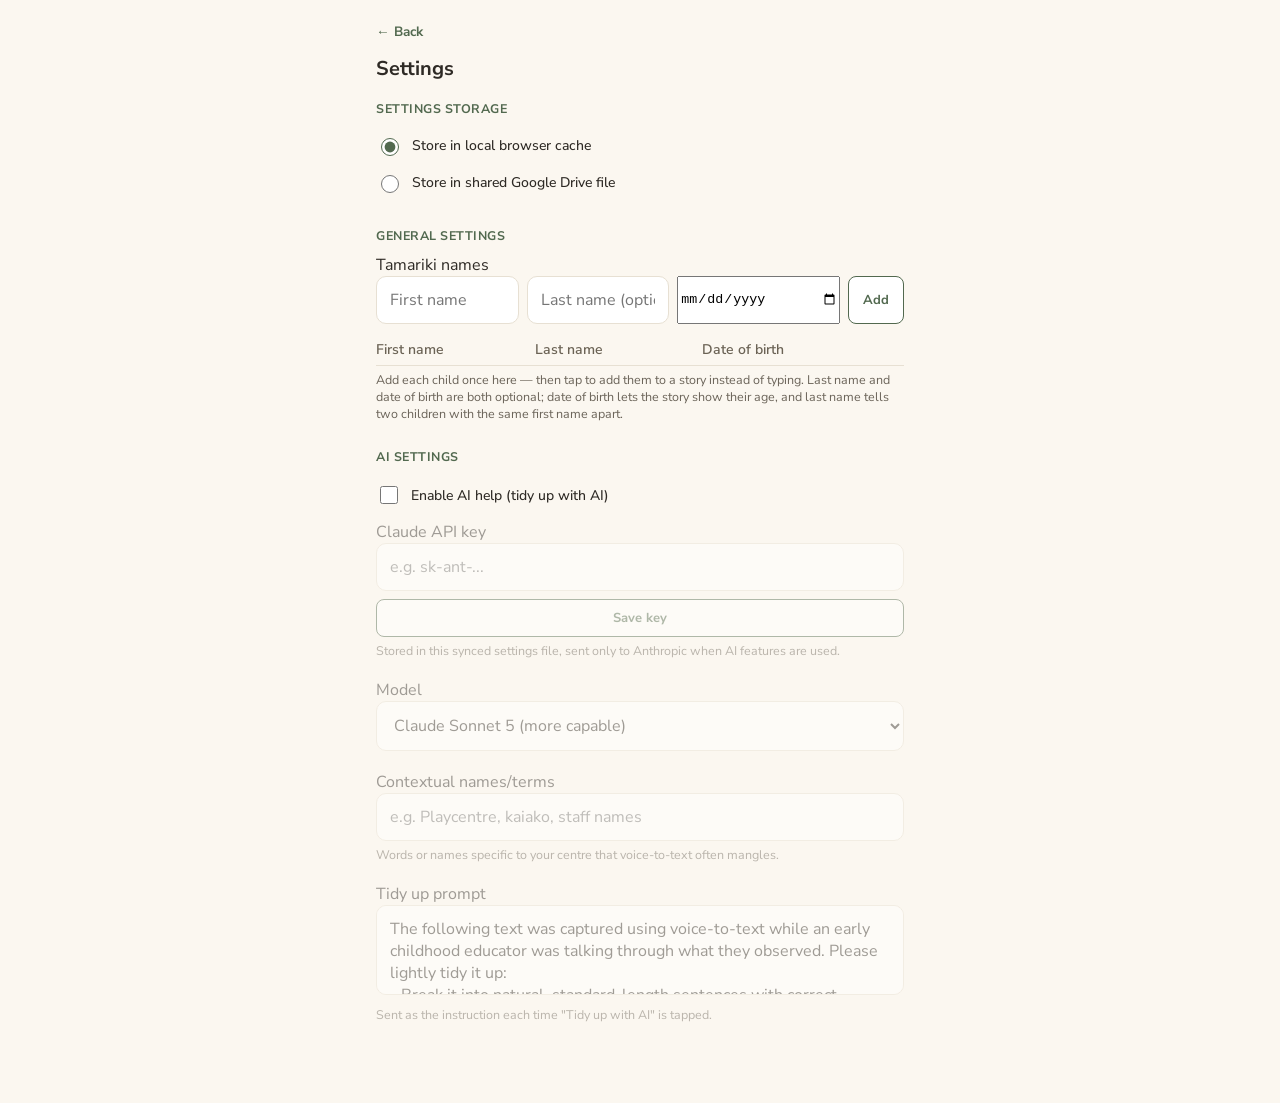
<file: settings.html>
<!DOCTYPE html>
<html lang="en">
<head>
<meta charset="UTF-8">
<meta name="viewport" content="width=device-width, initial-scale=1.0">
<title>Settings — Kōrero</title>
<link href="https://fonts.googleapis.com/css2?family=Baloo+2:wght@600;700&family=Nunito+Sans:ital,wght@0,400;0,600;0,700;1,400&display=swap" rel="stylesheet">
<link rel="stylesheet" href="style.css">
<script src="https://accounts.google.com/gsi/client"></script>
<script src="https://apis.google.com/js/api.js"></script>
<style>
  .settings-group-label {
    font-size: 12.5px; font-weight: 700; letter-spacing: .04em; text-transform: uppercase;
    color: var(--sage-dark); margin: 26px 0 10px;
  }
  .settings-group-label:first-of-type { margin-top: 18px; }
  .settings-subgroup-label {
    font-size: 11.5px; font-weight: 700; letter-spacing: .02em; text-transform: uppercase;
    color: var(--ink-soft); margin: 4px 0 8px;
  }

  .radio-label, .toggle-label {
    display: flex; align-items: center; gap: 10px; cursor: pointer;
    text-transform: none; letter-spacing: 0; font-weight: 500; color: var(--ink);
    font-size: 14px; padding: 8px 0;
  }
  .radio-label input, .toggle-label input { width: 18px; height: 18px; accent-color: var(--sage-dark); flex-shrink: 0; }

  .shared-panel {
    margin-top: 10px; padding: 14px; background: var(--card);
    border: 1px solid var(--line); border-radius: var(--radius);
  }
  .lockable.disabled { opacity: 0.45; pointer-events: none; }
  #ai-sub-settings.disabled { opacity: 0.45; pointer-events: none; }
  .lock-msg {
    font-size: 12.5px; color: var(--ink-soft); margin: 0 0 10px;
    background: #F1EDE3; padding: 8px 10px; border-radius: 8px;
  }

  textarea { min-height: 90px; resize: none; }

  .row-2 { display: flex; gap: 8px; }
  .row-2 > * { flex: 1; }

  .file-pill {
    display: inline-flex; align-items: center; gap: 8px;
    background: #E9EFE6; color: var(--sage-dark); font-weight: 700; font-size: 13px;
    padding: 7px 8px 7px 12px; border-radius: 16px; margin-top: 8px;
  }
  .file-pill button { border: none; background: none; padding: 2px 4px; font-size: 14px; color: var(--sage-dark); }
  .file-pill button:disabled { opacity: 0.45; cursor: not-allowed; }

  .dirty-banner {
    margin-top: 14px; font-size: 13px; color: #854F0B; background: #FAEEDA;
    padding: 8px 12px; border-radius: 8px; display: none;
    align-items: center; justify-content: space-between; gap: 10px;
  }
</style>
</head>
<body>

<a href="index.html" class="back-link">← Back</a>
<h1>Settings</h1>

<div class="settings-group-label">Settings storage</div>
<label class="radio-label">
  <input type="radio" name="storage-loc" value="local" id="loc-local" checked>
  <span>Store in local browser cache</span>
</label>
<label class="radio-label">
  <input type="radio" name="storage-loc" value="shared" id="loc-shared">
  <span>Store in shared Google Drive file</span>
</label>

<div class="shared-panel" id="shared-panel" style="display:none;">
  <div class="settings-subgroup-label">Shared settings</div>

  <button id="signin-btn" class="secondary-btn full-width-btn">Sign in with Google</button>
  <div class="hint" id="signin-status">Not signed in</div>

  <div class="row-2" style="margin-top: 14px;">
    <button id="create-file-btn" class="secondary-btn">Create shared file</button>
    <button id="choose-file-btn" class="secondary-btn">Choose existing</button>
  </div>
  <div id="file-pill-wrap" style="display:none;">
    <span class="file-pill">
      <span id="file-pill-name">centre-settings.xlsx</span>
      <button id="unpick-file-btn" aria-label="Disconnect file">×</button>
    </span>
  </div>

  <div class="lockable row-2" id="pull-push-row" style="margin-top: 14px;">
    <div>
      <button id="pull-btn" class="secondary-btn full-width-btn">Pull</button>
      <div class="hint" id="pull-status">Never pulled</div>
    </div>
    <div>
      <button id="push-btn" class="secondary-btn full-width-btn">Push</button>
      <div class="hint" id="push-status">Never pushed</div>
    </div>
  </div>
</div>

<div class="dirty-banner" id="dirty-banner">
  <span>Unsaved changes</span>
  <span style="display:flex; gap:8px; flex-shrink:0;">
    <button type="button" id="revert-shortcut-btn" class="secondary-btn" style="padding: 6px 12px;">Revert</button>
    <button type="button" id="save-shortcut-btn" class="secondary-btn" style="padding: 6px 12px;">Save</button>
  </span>
</div>

<div class="settings-group-label">General settings</div>
<div class="lockable" id="general-settings-fields">
  <div class="lock-msg" id="general-lock-msg" style="display:none;">Sign in and choose a file to edit these settings.</div>

  <div class="field">
    <label for="saved-name-first-input">Tamariki names</label>
    <form id="saved-names-form" onsubmit="return false;" style="display: flex; gap: 8px; flex-wrap: wrap;">
      <input type="text" id="saved-name-first-input" placeholder="First name" style="flex: 1 1 120px;">
      <input type="text" id="saved-name-last-input" placeholder="Last name (optional)" style="flex: 1 1 120px;">
      <input type="date" id="saved-name-dob-input" style="flex: 1 1 140px;">
      <button type="button" id="add-saved-name-btn" class="secondary-btn" style="flex-shrink: 0; white-space: nowrap;">Add</button>
    </form>
    <table id="saved-names-table" style="width: 100%; border-collapse: collapse; margin-top: 10px; font-size: 14px;">
      <thead>
        <tr style="border-bottom: 1px solid var(--line);">
          <th style="text-align: left; padding: 6px 8px 6px 0; font-weight: 600; color: #6b6355;">First name</th>
          <th style="text-align: left; padding: 6px 8px; font-weight: 600; color: #6b6355;">Last name</th>
          <th style="text-align: left; padding: 6px 8px; font-weight: 600; color: #6b6355;">Date of birth</th>
          <th style="padding: 6px 0 6px 8px;"></th>
        </tr>
      </thead>
      <tbody id="saved-names-tbody"></tbody>
    </table>
    <div class="hint">Add each child once here — then tap to add them to a story instead of typing. Last name and date of birth are both optional; date of birth lets the story show their age, and last name tells two children with the same first name apart.</div>
  </div>
</div>

<div class="settings-group-label">AI settings</div>
<div class="lockable" id="ai-settings-fields">
  <div class="lock-msg" id="ai-lock-msg" style="display:none;">Sign in and choose a file to edit these settings.</div>

  <label class="toggle-label">
    <input type="checkbox" id="ai-enabled-toggle">
    <span>Enable AI help (tidy up with AI)</span>
  </label>

  <div id="ai-sub-settings" style="margin-top: 6px;">
    <div class="field">
      <label for="api-key-input">Claude API key</label>
      <div id="api-key-empty-state">
        <input type="password" id="api-key-input" placeholder="e.g. sk-ant-...">
        <button type="button" id="save-api-key-btn" class="secondary-btn full-width-btn">Save key</button>
      </div>
      <div id="api-key-saved-state" style="display: none;">
        <span id="api-key-badge" style="display:block; font-family: 'SF Mono', Consolas, monospace; font-size:14px; border:1px solid var(--line); border-radius:10px; padding:10px 12px; background:var(--card);"></span>
        <button type="button" id="remove-api-key-btn" class="secondary-btn full-width-btn">Remove key</button>
      </div>
      <div class="hint">Stored in this synced settings file, sent only to Anthropic when AI features are used.</div>
    </div>

    <div class="field">
      <label for="model-select">Model</label>
      <select id="model-select">
        <option value="claude-sonnet-5">Claude Sonnet 5 (more capable)</option>
        <option value="claude-haiku-4-5-20251001">Claude Haiku 4.5 (faster, cheaper)</option>
      </select>
    </div>

    <div class="field">
      <label for="context-terms-input">Contextual names/terms</label>
      <input type="text" id="context-terms-input" placeholder="e.g. Playcentre, kaiako, staff names">
      <div class="hint">Words or names specific to your centre that voice-to-text often mangles.</div>
    </div>

    <div class="field">
      <label for="tidy-prompt-input">Tidy up prompt</label>
      <textarea id="tidy-prompt-input"></textarea>
      <div class="hint">Sent as the instruction each time "Tidy up with AI" is tapped.</div>
    </div>
  </div>
</div>

<script>
  // ---------------------------------------------------------------
  // Real Google sign-in (drive.file scope), real file creation/picking
  // via the Sheets/Drive/Picker APIs, and real read/write of the shared
  // settings blob (A1 = JSON payload, B1 = revision marker for the
  // conflict check on push).
  // ---------------------------------------------------------------

  // Public identifiers, not secrets — same category as the GitHub Pages URL
  // itself. The API key is restricted to this domain in the Cloud Console.
  const CLIENT_ID = '867218455053-8fqh7k0se65qlpqv5dgde7a493a21e9t.apps.googleusercontent.com';
  const API_KEY = 'AIzaSyBzpVYlaDV8JPSNPZEgwUGpIrHRjEG5vMc';
  const PROJECT_NUMBER = '867218455053';

  const locLocal = document.getElementById('loc-local');
  const locShared = document.getElementById('loc-shared');
  const sharedPanel = document.getElementById('shared-panel');
  const generalFields = document.getElementById('general-settings-fields');
  const aiFields = document.getElementById('ai-settings-fields');
  const generalLockMsg = document.getElementById('general-lock-msg');
  const aiLockMsg = document.getElementById('ai-lock-msg');
  const dirtyBanner = document.getElementById('dirty-banner');
  const pullPushRow = document.getElementById('pull-push-row');
  const pullStatusEl = document.getElementById('pull-status');
  const pushStatusEl = document.getElementById('push-status');
  const signinBtn = document.getElementById('signin-btn');
  const signinStatusEl = document.getElementById('signin-status');
  const filePillWrap = document.getElementById('file-pill-wrap');
  const filePillNameEl = document.getElementById('file-pill-name');
  const createFileBtn = document.getElementById('create-file-btn');
  const chooseFileBtn = document.getElementById('choose-file-btn');
  const unpickFileBtn = document.getElementById('unpick-file-btn');

  // These are genuine settings (which file, when last synced), not session
  // state, so they persist across a refresh the same way everything else in
  // Settings does. The token itself is included here too: reusing a
  // still-valid token needs no network call and no popup, so it's safe to
  // restore automatically — unlike requesting a NEW token, which does need
  // a popup and therefore does need an actual click (see the sign-in
  // button's handler). Only once the stored token has genuinely expired do
  // we ask for a fresh one.
  const SYNC_STATE_KEY = 'korero_test_sync_state';
  function persistSyncState() {
    safeSet(SYNC_STATE_KEY, JSON.stringify({
      storageLocation: locShared.checked ? 'shared' : 'local',
      accessToken: accessToken,
      tokenExpiresAt: tokenExpiresAt,
      fileId: fileConnected ? connectedFileId : '',
      fileName: fileConnected ? filePillNameEl.textContent : '',
      lastKnownRevision: lastKnownRevision,
      lastPulled: pullStatusEl.textContent,
      lastPushed: pushStatusEl.textContent,
      dirty: dirtySinceLastPush
    }));
  }

  let accessToken = null;
  let tokenExpiresAt = null;
  let tokenClient = null;
  let pickerLoaded = false;
  let signedIn = false;
  let fileConnected = false;
  let connectedFileId = null;
  let lastKnownRevision = 0;
  let dirtySinceLastPush = false;

  function updateDirtyBannerVisibility() {
    dirtyBanner.style.display = (dirtySinceLastPush && locShared.checked) ? 'flex' : 'none';
  }

  function refreshLockState() {
    const shared = locShared.checked;
    sharedPanel.style.display = shared ? '' : 'none';
    const canSync = signedIn && fileConnected;
    const unlocked = !shared || canSync;

    pullPushRow.classList.toggle('disabled', !canSync);
    unpickFileBtn.disabled = !signedIn;

    [ [generalFields, generalLockMsg], [aiFields, aiLockMsg] ].forEach(([fieldsEl, msgEl]) => {
      fieldsEl.classList.toggle('disabled', !unlocked);
      msgEl.style.display = (shared && !unlocked) ? '' : 'none';
    });

    updateDirtyBannerVisibility();
  }
  [locLocal, locShared].forEach(r => r.addEventListener('change', () => { refreshLockState(); persistSyncState(); }));

  window.addEventListener('load', () => {
    if (window.gapi) {
      gapi.load('picker', () => { pickerLoaded = true; });
    }
  });

  function describeTokenExpiry() {
    const minsLeft = Math.round((tokenExpiresAt - Date.now()) / 60000);
    return minsLeft > 0 ? `Signed in. Token expires in ~${minsLeft} min.` : 'Signed in.';
  }

  function updateSigninButtonLabel() {
    signinBtn.textContent = signedIn ? 'Sign out' : 'Sign in with Google';
  }

  function ensureTokenClient() {
    if (tokenClient) return tokenClient;
    if (typeof google === 'undefined' || !google.accounts) {
      signinStatusEl.textContent = "Couldn't reach Google's sign-in script — check your connection and try again.";
      return null;
    }
    tokenClient = google.accounts.oauth2.initTokenClient({
      client_id: CLIENT_ID,
      scope: 'https://www.googleapis.com/auth/drive.file',
      callback: (resp) => {
        if (resp.error) {
          signinStatusEl.textContent = 'Sign-in failed: ' + resp.error;
          return;
        }
        accessToken = resp.access_token;
        tokenExpiresAt = Date.now() + resp.expires_in * 1000;
        signedIn = true;
        signinStatusEl.textContent = describeTokenExpiry();
        updateSigninButtonLabel();
        refreshLockState();
        persistSyncState();
      }
    });
    return tokenClient;
  }

  // Local-only sign-out: forgets the token on this device so the fields
  // lock again and a fresh sign-in is needed here. Doesn't revoke the token
  // server-side — for a shared-device settings panel like this there's no
  // real scenario where someone else holds a copy of it to worry about.
  function signOut() {
    accessToken = null;
    tokenExpiresAt = null;
    signedIn = false;
    signinStatusEl.textContent = 'Not signed in.';
    updateSigninButtonLabel();
    refreshLockState();
    persistSyncState();
  }

  signinBtn.addEventListener('click', () => {
    if (signedIn) { signOut(); return; }
    signinStatusEl.textContent = 'Requesting sign-in…';
    const client = ensureTokenClient();
    if (client) client.requestAccessToken({ prompt: accessToken ? '' : 'consent' });
  });

  // NOTE: there's no automatic reauth attempt on page load. Even a "silent"
  // (prompt: '') token request still opens a popup under the hood, and
  // browsers block any popup that isn't triggered by a direct click —
  // a page finishing loading doesn't count as a user gesture. So a fresh
  // token can only be requested from within the button's own click handler
  // above, which IS a genuine gesture. Google typically won't show a real
  // consent screen there if access was already granted previously — it
  // resolves near-instantly — so in practice this is still a single tap,
  // not a repeat of the full sign-in flow.

  // The Picker sometimes calculates its position before it's actually
  // finished laying out, leaving it mispositioned until something else
  // happens to trigger a resize. Forcing one ourselves right after showing
  // it fixes that immediately instead of waiting on an incidental resize.
  function showPicker(picker) {
    picker.setVisible(true);
    setTimeout(() => window.dispatchEvent(new Event('resize')), 50);
  }
  function connectFile(id, name) {
    fileConnected = true;
    connectedFileId = id;
    filePillWrap.style.display = '';
    filePillNameEl.textContent = name;
    createFileBtn.disabled = true;
    chooseFileBtn.disabled = true;
    refreshLockState();
  }

  function clearDirty() {
    dirtySinceLastPush = false;
    updateDirtyBannerVisibility();
  }

  async function sheetsFetch(method, range, body) {
    let url = `https://sheets.googleapis.com/v4/spreadsheets/${connectedFileId}/values/${range}`;
    if (method === 'PUT') url += '?valueInputOption=RAW';
    const res = await fetch(url, {
      method,
      headers: { 'Authorization': 'Bearer ' + accessToken, 'Content-Type': 'application/json' },
      body: body ? JSON.stringify(body) : undefined
    });
    const data = await res.json().catch(() => ({}));
    if (!res.ok) {
      if (res.status === 401) {
        signOut();
        throw new Error('Your session expired — please sign in again.');
      }
      throw new Error(data?.error?.message || `Request failed (${res.status})`);
    }
    return data;
  }

  // Everything that syncs, bundled as one JSON blob in A1. The API key is
  // base64'd — a courtesy against a casual glance at the sheet, not real
  // security (anyone with edit access to the file can decode it just as
  // easily as reading it plain).
  function buildSettingsPayload() {
    const apiKey = getSavedApiKey();
    return {
      savedNames: savedNames,
      aiEnabled: aiEnabledToggle.checked,
      aiModel: modelSelect.value,
      aiContextTerms: contextTermsInput.value,
      aiTidyPrompt: tidyPromptInput.value,
      claudeApiKeyB64: apiKey ? btoa(apiKey) : ''
    };
  }

  function applySettingsPayload(payload) {
    savedNames = (Array.isArray(payload.savedNames) ? payload.savedNames : []).map(normalizeNameEntry);
    sortNames();
    saveSavedNamesLocally();
    renderSavedNamesSettings();

    aiEnabledToggle.checked = !!payload.aiEnabled;
    safeSet(AI_ENABLED_KEY, aiEnabledToggle.checked ? 'true' : 'false');
    modelSelect.value = payload.aiModel || 'claude-sonnet-5';
    safeSet(AI_MODEL_KEY, modelSelect.value);
    contextTermsInput.value = payload.aiContextTerms || '';
    safeSet(AI_CONTEXT_TERMS_KEY, contextTermsInput.value);
    tidyPromptInput.value = payload.aiTidyPrompt || DEFAULT_TIDY_PROMPT;
    safeSet(AI_PROMPT_KEY, tidyPromptInput.value);
    updateAiSubSettingsVisibility();

    try {
      if (payload.claudeApiKeyB64) safeSet(API_KEY_STORAGE_KEY, atob(payload.claudeApiKeyB64));
      else localStorage.removeItem(API_KEY_STORAGE_KEY);
    } catch (e) { /* malformed key or storage unavailable — leave whatever's already there */ }
    renderApiKeyStatus();
  }

  async function pushToFile(expectedRevision) {
    const newRevision = expectedRevision + 1;
    await sheetsFetch('PUT', 'A1:B1', { values: [[ JSON.stringify(buildSettingsPayload()), String(newRevision) ]] });
    lastKnownRevision = newRevision;
  }

  async function pullFromFile() {
    const data = await sheetsFetch('GET', 'A1:B1');
    const rawJson = data.values?.[0]?.[0];
    const rawRevision = data.values?.[0]?.[1];
    if (!rawJson) throw new Error("This file doesn't have any shared settings in it yet.");
    let payload;
    try { payload = JSON.parse(rawJson); }
    catch (e) { throw new Error("The file's content doesn't look like valid settings data."); }
    applySettingsPayload(payload);
    lastKnownRevision = parseInt(rawRevision, 10) || 0;
  }

  async function doPush() {
    if (!accessToken || !fileConnected) { alert('Sign in and choose a file first.'); return; }
    const prevText = pushStatusEl.textContent;
    pushStatusEl.textContent = 'Pushing…';
    try {
      const b1Data = await sheetsFetch('GET', 'B1');
      const sharedRevision = parseInt(b1Data.values?.[0]?.[0], 10) || 0;
      if (sharedRevision !== lastKnownRevision) {
        const overwrite = confirm('Shared settings have changed since you last synced. Overwrite anyway? (Cancel to pull the latest first instead.)');
        if (!overwrite) { pushStatusEl.textContent = prevText; return; }
      }
      await pushToFile(sharedRevision);
      pushStatusEl.textContent = 'Last pushed: ' + new Date().toLocaleTimeString();
      clearDirty();
      persistSyncState();
    } catch (err) {
      pushStatusEl.textContent = 'Last pushed: failed at ' + new Date().toLocaleTimeString();
      alert("Couldn't push: " + err.message);
    }
  }

  async function pullAndReport() {
    const prevText = pullStatusEl.textContent;
    pullStatusEl.textContent = 'Pulling…';
    try {
      await pullFromFile();
      pullStatusEl.textContent = 'Last pulled: ' + new Date().toLocaleTimeString();
      clearDirty();
      persistSyncState();
    } catch (err) {
      pullStatusEl.textContent = prevText;
      alert("Couldn't pull: " + err.message);
    }
  }

  async function doPull() {
    if (!accessToken || !fileConnected) { alert('Sign in and choose a file first.'); return; }
    if (dirtySinceLastPush && !confirm('You have local changes that haven\'t synced yet. Pulling will overwrite them with what\'s in the shared file — continue?')) {
      return;
    }
    await pullAndReport();
  }

  // Revert (the banner's shortcut) skips the confirm entirely — unlike the
  // standalone Pull button, Revert is only ever shown BECAUSE there are
  // unsaved changes, so clicking it already IS the "yes, discard them"
  // decision. Asking again would just be re-confirming what was just asked.
  async function doRevert() {
    if (!accessToken || !fileConnected) { alert('Sign in and choose a file first.'); return; }
    await pullAndReport();
  }

  async function createSheetInFolder(folderId) {
    createFileBtn.disabled = true;
    createFileBtn.textContent = 'Creating…';
    try {
      const res = await fetch('https://www.googleapis.com/drive/v3/files?fields=id,name', {
        method: 'POST',
        headers: { 'Authorization': 'Bearer ' + accessToken, 'Content-Type': 'application/json' },
        body: JSON.stringify({
          name: 'Kōrero shared settings',
          mimeType: 'application/vnd.google-apps.spreadsheet',
          parents: [folderId]
        })
      });
      const data = await res.json();
      if (!res.ok) throw new Error(data?.error?.message || `Request failed (${res.status})`);

      connectFile(data.id, data.name);
      lastKnownRevision = 0;
      pushStatusEl.textContent = 'Writing initial settings…';
      try {
        await pushToFile(0);
        pushStatusEl.textContent = 'Last pushed: ' + new Date().toLocaleTimeString() + ' (initial)';
        pullStatusEl.textContent = 'Last pulled: ' + new Date().toLocaleTimeString() + ' (in sync — nothing to pull yet)';
        clearDirty();
        persistSyncState();
      } catch (err) {
        pushStatusEl.textContent = 'Last pushed: failed';
        alert('Created the file, but the initial write failed: ' + err.message);
      }
    } catch (err) {
      alert("Couldn't create the sheet: " + err.message);
      createFileBtn.disabled = false;
    } finally {
      createFileBtn.textContent = 'Create shared file';
    }
  }

  createFileBtn.addEventListener('click', () => {
    if (!accessToken) { alert('Sign in first.'); return; }
    if (!pickerLoaded) { alert('Picker library still loading — try again in a second.'); return; }

    const folderView = new google.picker.DocsView(google.picker.ViewId.FOLDERS)
      .setSelectFolderEnabled(true)
      .setIncludeFolders(true);

    const picker = new google.picker.PickerBuilder()
      .addView(folderView)
      .setTitle('Choose where to create the shared settings file')
      .setOAuthToken(accessToken)
      .setDeveloperKey(API_KEY)
      .setAppId(PROJECT_NUMBER)
      .setCallback((data) => {
        if (data.action !== google.picker.Action.PICKED) return;
        createSheetInFolder(data.docs[0].id);
      })
      .build();
    showPicker(picker);
  });

  chooseFileBtn.addEventListener('click', () => {
    if (!accessToken) { alert('Sign in first.'); return; }
    if (!pickerLoaded) { alert('Picker library still loading — try again in a second.'); return; }
    if (dirtySinceLastPush && !confirm('You have local changes that haven\'t synced yet. Choosing an existing file will pull its settings and overwrite them — continue?')) {
      return;
    }

    const view = new google.picker.DocsView(google.picker.ViewId.SPREADSHEETS)
      .setMimeTypes('application/vnd.google-apps.spreadsheet');

    const picker = new google.picker.PickerBuilder()
      .addView(view)
      .setOAuthToken(accessToken)
      .setDeveloperKey(API_KEY)
      .setAppId(PROJECT_NUMBER)
      .setCallback(async (data) => {
        if (data.action !== google.picker.Action.PICKED) return;
        const file = data.docs[0];
        connectFile(file.id, file.name);
        pullStatusEl.textContent = 'Pulling…';
        try {
          await pullFromFile();
          pullStatusEl.textContent = 'Last pulled: ' + new Date().toLocaleTimeString();
          pushStatusEl.textContent = 'Last pushed: ' + new Date().toLocaleTimeString() + ' (in sync — matches what was just pulled)';
          clearDirty();
          persistSyncState();
        } catch (err) {
          pullStatusEl.textContent = 'Last pulled: failed';
          alert("Connected the file, but couldn't read its settings: " + err.message);
        }
      })
      .build();
    showPicker(picker);
  });

  document.getElementById('unpick-file-btn').addEventListener('click', () => {
    fileConnected = false;
    connectedFileId = null;
    lastKnownRevision = 0;
    filePillWrap.style.display = 'none';
    createFileBtn.disabled = false;
    chooseFileBtn.disabled = false;
    pullStatusEl.textContent = 'Never pulled';
    pushStatusEl.textContent = 'Never pushed';
    clearDirty();
    refreshLockState();
    persistSyncState();
  });

  document.getElementById('pull-btn').addEventListener('click', doPull);
  document.getElementById('push-btn').addEventListener('click', doPush);
  document.getElementById('save-shortcut-btn').addEventListener('click', doPush);
  document.getElementById('revert-shortcut-btn').addEventListener('click', doRevert);

  function markDirty() {
    dirtySinceLastPush = true;
    updateDirtyBannerVisibility();
    persistSyncState();
  }

  (function restoreSyncState() {
    let saved = null;
    try { saved = JSON.parse(safeGet(SYNC_STATE_KEY, 'null')); } catch (e) { saved = null; }
    if (saved) {
      if (saved.storageLocation === 'shared') locShared.checked = true; else locLocal.checked = true;

      if (saved.accessToken && saved.tokenExpiresAt && saved.tokenExpiresAt > Date.now()) {
        // Still genuinely valid — reuse it directly, no network call, no
        // popup, nothing for the person to do.
        accessToken = saved.accessToken;
        tokenExpiresAt = saved.tokenExpiresAt;
        signedIn = true;
        signinStatusEl.textContent = describeTokenExpiry();
        updateSigninButtonLabel();
      } else if (saved.accessToken) {
        // We did have a token, but it's actually expired now — this is the
        // one case that genuinely needs a click, since getting a new token
        // means a popup, and popups need a real user gesture.
        signinStatusEl.textContent = 'Your session expired — tap "Sign in with Google" to continue.';
      }

      if (saved.fileId) {
        fileConnected = true;
        connectedFileId = saved.fileId;
        lastKnownRevision = saved.lastKnownRevision || 0;
        filePillWrap.style.display = '';
        filePillNameEl.textContent = saved.fileName;
        createFileBtn.disabled = true;
        chooseFileBtn.disabled = true;
      }
      if (saved.lastPulled) pullStatusEl.textContent = saved.lastPulled;
      if (saved.lastPushed) pushStatusEl.textContent = saved.lastPushed;
      if (saved.dirty) dirtySinceLastPush = true;
    }
  })();

  refreshLockState();

  // ---------------------------------------------------------------
  // Below: tamariki names + AI settings logic, carried over as-is
  // from index.html (same localStorage keys), just wired to also
  // call markDirty() on every change, and nested under the new
  // General settings / AI settings headings.
  // ---------------------------------------------------------------

  function safeGet(key, fallback) {
    try { return localStorage.getItem(key) || fallback; } catch (e) { return fallback; }
  }
  function safeSet(key, val) {
    try { localStorage.setItem(key, val); } catch (e) { /* ignore */ }
  }

  // --- Tamariki names ---
  // Each entry is {firstName, lastName, dob} — dob and lastName are both
  // optional. Entries from before this shape existed were plain strings;
  // normalizeNameEntry() upgrades those to the same shape on the fly, so
  // an existing roster keeps working (just with no age/disambiguation)
  // without needing a one-off migration step.
  const SAVED_NAMES_KEY = 'korero_saved_names';
  function normalizeNameEntry(entry) {
    if (typeof entry === 'string') return { firstName: entry, lastName: '', dob: '' };
    return { firstName: entry.firstName || '', lastName: entry.lastName || '', dob: entry.dob || '' };
  }
  function sortNames() {
    savedNames.sort((a, b) =>
      a.firstName.localeCompare(b.firstName, undefined, { sensitivity: 'base' }) ||
      a.lastName.localeCompare(b.lastName, undefined, { sensitivity: 'base' })
    );
  }
  let savedNames = [];
  let hadOldShapeEntries = false;
  try {
    const rawSavedNames = JSON.parse(safeGet(SAVED_NAMES_KEY, '[]'));
    hadOldShapeEntries = rawSavedNames.some(entry => typeof entry === 'string');
    savedNames = rawSavedNames.map(normalizeNameEntry);
  } catch (e) { savedNames = []; }
  sortNames();
  // If the stored roster had any old-shape (plain string) entries, write the
  // upgraded shape straight back to local storage now — otherwise it only
  // gets upgraded in storage whenever the roster is next edited, which could
  // be a long time (or never) after this code starts normalizing on load.
  if (hadOldShapeEntries) saveSavedNamesLocally();

  const firstNameInput = document.getElementById('saved-name-first-input');
  const lastNameInput = document.getElementById('saved-name-last-input');
  const dobInput = document.getElementById('saved-name-dob-input');
  const addSavedNameBtn = document.getElementById('add-saved-name-btn');
  const savedNamesTbodyEl = document.getElementById('saved-names-tbody');

  function saveSavedNamesLocally() {
    try { localStorage.setItem(SAVED_NAMES_KEY, JSON.stringify(savedNames)); } catch (e) { /* ignore */ }
  }
  function persistSavedNames() {
    saveSavedNamesLocally();
    markDirty();
  }

  function capitalizeName(str) {
    return str.trim().split(/\s+/).map(word =>
      word.split('-').map(part =>
        part.length ? part.charAt(0).toUpperCase() + part.slice(1) : part
      ).join('-')
    ).join(' ');
  }

  // Table cells are real inputs, not plain text — this lets an existing
  // roster (especially one migrated from the old name-only shape) be filled
  // in directly, one field at a time, rather than needing every child
  // removed and re-added from scratch just to add a last name or DOB.
  //
  // Edits save on 'change' (i.e. once a field is actually committed — blur
  // for text, a picked/typed date for the date input) rather than on every
  // keystroke. Deliberately NOT re-sorting or re-rendering the table on
  // every edit, even though editing a first name can change where it
  // belongs alphabetically — doing that mid-edit would shift other rows
  // under the person's cursor while they're still working through the
  // list. The table re-settles into order on the next full render (adding
  // or removing a row, or reloading the page).
  const savedNameFieldStyle = 'width: 100%; box-sizing: border-box; border: 1px solid transparent; border-radius: 6px; padding: 5px 6px; font-size: 14px; font-family: inherit; background: transparent; color: var(--ink);';

  function renderSavedNamesSettings() {
    savedNamesTbodyEl.innerHTML = '';
    savedNames.forEach((entry, i) => {
      const row = document.createElement('tr');
      row.style.borderBottom = '1px solid var(--line)';

      const firstCell = document.createElement('td');
      firstCell.style.padding = '4px 8px 4px 0';
      const firstInput = document.createElement('input');
      firstInput.type = 'text';
      firstInput.value = entry.firstName;
      firstInput.style.cssText = savedNameFieldStyle;
      firstInput.addEventListener('change', () => {
        const value = capitalizeName(firstInput.value);
        if (!value) { firstInput.value = entry.firstName; return; } // first name can't be blanked out
        entry.firstName = value;
        firstInput.value = value;
        persistSavedNames();
      });
      firstCell.appendChild(firstInput);
      row.appendChild(firstCell);

      const lastCell = document.createElement('td');
      lastCell.style.padding = '4px 8px';
      const lastInput = document.createElement('input');
      lastInput.type = 'text';
      lastInput.value = entry.lastName || '';
      lastInput.style.cssText = savedNameFieldStyle;
      lastInput.addEventListener('change', () => {
        const value = capitalizeName(lastInput.value);
        entry.lastName = value;
        lastInput.value = value;
        persistSavedNames();
      });
      lastCell.appendChild(lastInput);
      row.appendChild(lastCell);

      const dobCell = document.createElement('td');
      dobCell.style.padding = '4px 8px';
      const dobField = document.createElement('input');
      dobField.type = 'date';
      dobField.value = entry.dob || '';
      dobField.style.cssText = savedNameFieldStyle;
      dobField.addEventListener('change', () => {
        entry.dob = dobField.value;
        persistSavedNames();
      });
      dobCell.appendChild(dobField);
      row.appendChild(dobCell);

      const removeCell = document.createElement('td');
      removeCell.style.padding = '4px 0 4px 8px';
      removeCell.style.textAlign = 'right';
      const removeBtn = document.createElement('button');
      removeBtn.type = 'button';
      removeBtn.className = 'secondary-btn';
      removeBtn.style.cssText = 'padding: 5px 10px; white-space: nowrap;';
      removeBtn.textContent = 'Remove';
      removeBtn.addEventListener('click', () => {
        savedNames.splice(i, 1);
        persistSavedNames();
        renderSavedNamesSettings();
      });
      removeCell.appendChild(removeBtn);
      row.appendChild(removeCell);

      savedNamesTbodyEl.appendChild(row);
    });
  }
  renderSavedNamesSettings();

  function addSavedNameFromInputs() {
    const firstName = capitalizeName(firstNameInput.value);
    if (!firstName) return;
    const lastName = capitalizeName(lastNameInput.value);
    const dob = dobInput.value;
    const isDuplicate = savedNames.some(n => n.firstName === firstName && n.lastName === lastName && n.dob === dob);
    if (!isDuplicate) {
      savedNames.push({ firstName, lastName, dob });
      sortNames();
      persistSavedNames();
      renderSavedNamesSettings();
    }
    firstNameInput.value = '';
    lastNameInput.value = '';
    dobInput.value = '';
    firstNameInput.focus();
  }
  addSavedNameBtn.addEventListener('click', addSavedNameFromInputs);
  document.getElementById('saved-names-form').addEventListener('submit', (e) => {
    e.preventDefault();
    addSavedNameFromInputs();
  });

  // --- AI settings ---
  const AI_ENABLED_KEY = 'korero_ai_enabled';
  const AI_MODEL_KEY = 'korero_ai_model';
  const AI_PROMPT_KEY = 'korero_ai_tidy_prompt';
  const AI_CONTEXT_TERMS_KEY = 'korero_ai_context_terms';
  const API_KEY_STORAGE_KEY = 'korero_claude_api_key';
  const DEFAULT_TIDY_PROMPT = `The following text was captured using voice-to-text while an early childhood educator was talking through what they observed. Please lightly tidy it up:
- Break it into natural, standard-length sentences with correct capitalisation and punctuation.
- Remove verbal filler and thinking-out-loud disfluencies.
- Fix words that were clearly mangled by voice-to-text, using context to guess the intended word.
- Beyond removing filler and fixing mangled words/sentence breaks, do NOT rephrase, summarise, shorten, or otherwise change the wording, tone, or meaning.
- Do not add any information that wasn't there.
Return ONLY the corrected text, with no preamble, explanation, or quotation marks around it.`;

  const aiEnabledToggle = document.getElementById('ai-enabled-toggle');
  const modelSelect = document.getElementById('model-select');
  const tidyPromptInput = document.getElementById('tidy-prompt-input');
  const contextTermsInput = document.getElementById('context-terms-input');
  const apiKeyInput = document.getElementById('api-key-input');
  const apiKeyEmptyState = document.getElementById('api-key-empty-state');
  const apiKeySavedState = document.getElementById('api-key-saved-state');
  const apiKeyBadge = document.getElementById('api-key-badge');

  const aiSubSettings = document.getElementById('ai-sub-settings');

  aiEnabledToggle.checked = safeGet(AI_ENABLED_KEY, 'false') === 'true';
  modelSelect.value = safeGet(AI_MODEL_KEY, 'claude-sonnet-5');
  tidyPromptInput.value = safeGet(AI_PROMPT_KEY, DEFAULT_TIDY_PROMPT);
  contextTermsInput.value = safeGet(AI_CONTEXT_TERMS_KEY, '');

  function updateAiSubSettingsVisibility() {
    aiSubSettings.classList.toggle('disabled', !aiEnabledToggle.checked);
  }
  updateAiSubSettingsVisibility();

  aiEnabledToggle.addEventListener('change', () => {
    safeSet(AI_ENABLED_KEY, aiEnabledToggle.checked ? 'true' : 'false');
    updateAiSubSettingsVisibility();
    markDirty();
  });
  modelSelect.addEventListener('change', () => { safeSet(AI_MODEL_KEY, modelSelect.value); markDirty(); });
  tidyPromptInput.addEventListener('input', () => { safeSet(AI_PROMPT_KEY, tidyPromptInput.value); markDirty(); });
  contextTermsInput.addEventListener('input', () => { safeSet(AI_CONTEXT_TERMS_KEY, contextTermsInput.value); markDirty(); });

  function maskApiKey(key) {
    if (key.length <= 10) return key[0] + '…' + key.slice(-2);
    return key.slice(0, 7) + '…' + key.slice(-4);
  }
  function getSavedApiKey() {
    try { return localStorage.getItem(API_KEY_STORAGE_KEY) || ''; } catch (e) { return ''; }
  }
  function renderApiKeyStatus() {
    const saved = getSavedApiKey();
    if (saved) {
      apiKeyBadge.textContent = maskApiKey(saved);
      apiKeyEmptyState.style.display = 'none';
      apiKeySavedState.style.display = 'block';
    } else {
      apiKeyEmptyState.style.display = '';
      apiKeySavedState.style.display = 'none';
    }
  }
  renderApiKeyStatus();

  document.getElementById('save-api-key-btn').addEventListener('click', () => {
    const val = apiKeyInput.value.trim();
    if (!val) return;
    try { localStorage.setItem(API_KEY_STORAGE_KEY, val); } catch (e) { alert("Couldn't save — browser storage isn't available here."); return; }
    apiKeyInput.value = '';
    renderApiKeyStatus();
    markDirty();
  });
  document.getElementById('remove-api-key-btn').addEventListener('click', () => {
    try { localStorage.removeItem(API_KEY_STORAGE_KEY); } catch (e) { /* ignore */ }
    apiKeyInput.value = '';
    renderApiKeyStatus();
    markDirty();
  });
</script>

</body>
</html>
</file>
<file: style.css>
:root{
  --bg: #FBF7F0;
  --card: #FFFFFF;
  --ink: #2E2A25;
  --ink-soft: #6B6459;
  --sage: #6E8A6F;
  --sage-dark: #52694F;
  --kowhai: #E8B94B;
  --line: #E7E0D3;
  --radius: 14px;
  --field-gap: 20px;
}
* { box-sizing: border-box; }
html, body {
  margin: 0; padding: 0;
  background: var(--bg);
  color: var(--ink);
  font-family: 'Nunito Sans', -apple-system, BlinkMacSystemFont, "Segoe UI", Roboto, sans-serif;
  -webkit-font-smoothing: antialiased;
}
body { padding: 20px 16px 60px; max-width: 560px; margin: 0 auto; }

h1 { font-size: 20px; margin: 0 0 12px; }

.back-link {
  display: inline-block; font-size: 13.5px; font-weight: 700;
  color: var(--sage-dark); text-decoration: none; margin-bottom: 14px;
}
.back-link:active { opacity: 0.7; }

.field { margin-bottom: var(--field-gap); }
.optional-tag, .required-tag {
  text-transform: none; letter-spacing: 0; font-weight: 500;
  font-size: 11px; padding: 1px 7px; border-radius: 10px; margin-left: 2px;
}
.optional-tag { background: #EFEBE0; color: var(--ink-soft); }
.required-tag { background: #F3E3D9; color: #A05A2C; }

input[type="text"], input[type="password"], textarea, select {
  width: 100%; border: 1px solid var(--line); border-radius: 10px;
  padding: 12px 13px; font-size: 16px; font-family: inherit;
  background: var(--card); color: var(--ink);
}
input[type="text"]:focus, input[type="password"]:focus, textarea:focus, select:focus {
  outline: none; border-color: var(--sage);
  box-shadow: 0 0 0 3px rgba(110,138,111,0.15);
}
.hint { font-size: 12.5px; color: var(--ink-soft); margin-top: 5px; }

.secondary-btn {
  background: var(--card); border: 1.5px solid var(--sage-dark); color: var(--sage-dark);
  font-size: 13px; font-weight: 700; padding: 9px 14px; border-radius: 8px;
  cursor: pointer; font-family: inherit;
}
.secondary-btn:active { background: #EEF1EA; }
.secondary-btn:disabled { opacity: 0.45; cursor: not-allowed; }
.full-width-btn { width: 100%; margin-top: 8px; }

.name-chip-row { display: flex; flex-wrap: wrap; gap: 6px; margin-top: 8px; }
.name-chip-row:empty { margin-top: 0; }
.name-chip {
  display: inline-flex; align-items: center; gap: 6px;
  background: #E9EFE6; color: var(--sage-dark);
  font-size: 12.5px; font-weight: 700; padding: 6px 6px 6px 11px; border-radius: 16px;
  border: none; cursor: pointer; font-family: inherit;
}
.name-chip .x { font-size: 14px; line-height: 1; }
</file>
